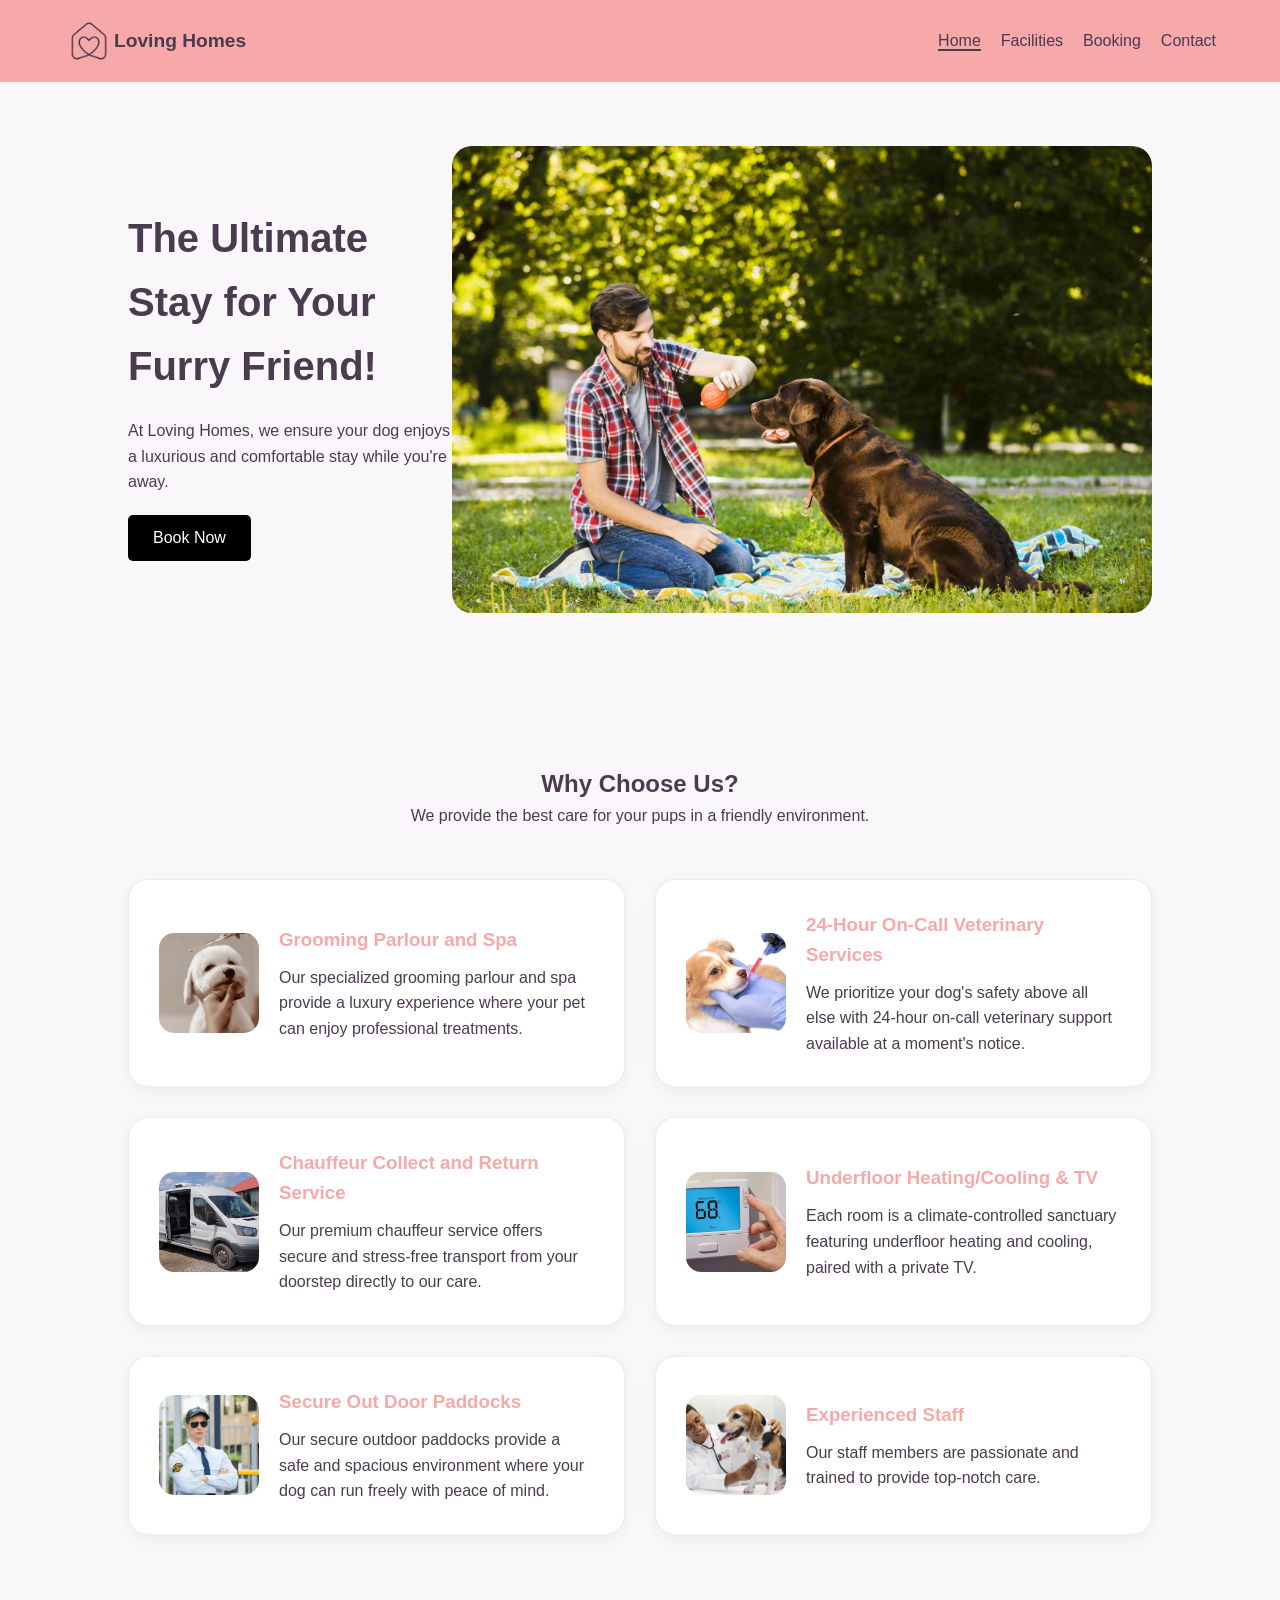
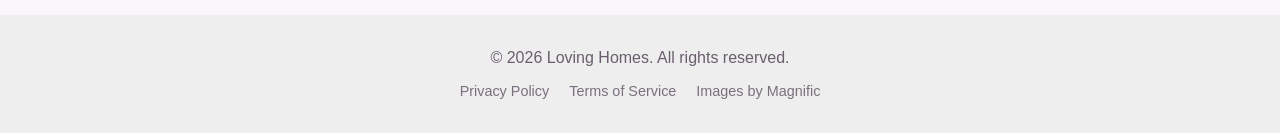
<file: index.html>
<!DOCTYPE html>
<html lang="en">
<head>
    <meta charset="UTF-8">
    <meta name="viewport" content="width=device-width, initial-scale=1.0">
    <meta name="description" content="Loving Homes offers luxury dog boarding in Hong Kong with 24-hour vet services, grooming spa, and climate-controlled rooms. Book your furry friend's stay today!">
    <meta property="og:title" content="Loving Homes | Dog Hotel Hong Kong">
    <meta property="og:image" content="Assets/Images/logo.png">
    <meta property="og:url" content="https://twinkletoezz.github.io/Loving-Test/">
    <meta property="og:description" content="Luxury boarding for your pets.">
    <title>Loving Homes | Dog Hotel Hong Kong</title>
    <link rel="stylesheet" href="style.css">
    <link rel="icon" type="image/x-icon" href="Assets/Images/logo.ico">
    <script type="application/ld+json">
    {
    "@context": "https://schema.org",
    "@type": "PetStore",
    "name": "Loving Homes",
    "description": "Luxury dog hotel and boarding in Hong Kong.",
    "address": {
        "@type": "PostalAddress",
        "addressLocality": "Hong Kong"
    },
    "priceRange": "$$"
    }
    </script>       
</head>
<body>

    <header>
        <nav class="navbar">
            <div class="logo">
                <img src="Assets/Images/logo.png" alt="Loving Homes Logo">
                <span>Loving Homes</span>
            </div>
            <ul class="nav-links">
                <li><a href="#" class="active">Home</a></li>
                <li><a href="facilities.html">Facilities</a></li>
                <li><a href="booking.html">Booking</a></li>
                <li><a href="contact.html">Contact</a></li>
        </nav>
    </header>

    <section class="hero">
        <div class="hero-content">
            <h1>The Ultimate Stay for Your Furry Friend!</h1>
            <p>At Loving Homes, we ensure your dog enjoys a luxurious and comfortable stay while you're away.</p>
            <a href="booking.html" class="btn">Book Now</a>
        </div>
        <div class="hero-image">
            <img src="Assets/Images/Hero.jpg" alt="Dog playing with ball">
        </div>
    </section>

    <section class="facilities">
        <h2>Why Choose Us?</h2>
        <p class="sub-text">We provide the best care for your pups in a friendly environment.</p>
        
        <div class="facility-grid">
            <div class="facility-card">
                <img src="Assets/Images/Grooming.png" alt="Grooming">
                <div>
                    <h3>Grooming Parlour and Spa</h3>
                    <p>Our specialized grooming parlour and spa provide a luxury experience where your pet can enjoy professional treatments.</p>
                </div>
            </div>

            <div class="facility-card">
                <img src="Assets/Images/Vet.jpg" alt="Vet Services">
                <div>
                    <h3>24-Hour On-Call Veterinary Services</h3>
                    <p>We prioritize your dog's safety above all else with 24-hour on-call veterinary support available at a moment's notice.</p>
                </div>
            </div>

            <div class="facility-card">
                <img src="Assets/Images/maxresdefault.jpg" alt="Chauffeur">
                <div>
                    <h3>Chauffeur Collect and Return Service</h3>
                    <p>Our premium chauffeur service offers secure and stress-free transport from your doorstep directly to our care.</p>
                </div>
            </div>

            <div class="facility-card">
                <img src="Assets/Images/Thermostat.jpg" alt="Underfloor heating">
                <div>
                    <h3>Underfloor Heating/Cooling & TV</h3>
                    <p>Each room is a climate-controlled sanctuary featuring underfloor heating and cooling, paired with a private TV.</p>
                </div>
            </div>

            <div class="facility-card">
                <img src="Assets/Images/Security.png" alt="Paddocks">
                <div>
                    <h3>Secure Out Door Paddocks</h3>
                    <p>Our secure outdoor paddocks provide a safe and spacious environment where your dog can run freely with peace of mind.</p>
                </div>
            </div>

            <div class="facility-card">
                <img src="Assets/Images/Team.jpg" alt="Staff">
                <div>
                    <h3>Experienced Staff</h3>
                    <p>Our staff members are passionate and trained to provide top-notch care.</p>
                </div>
            </div>
        </div>
    </section>

    <footer>
        <p>&copy; 2026 Loving Homes. All rights reserved.</p>
        <div class="footer-links">
            <a href="#">Privacy Policy</a>
            <a href="#">Terms of Service</a>
            <a href="https://www.magnific.com/">Images by Magnific</a>
        </div>
    </footer>
</body>
</html>
</file>
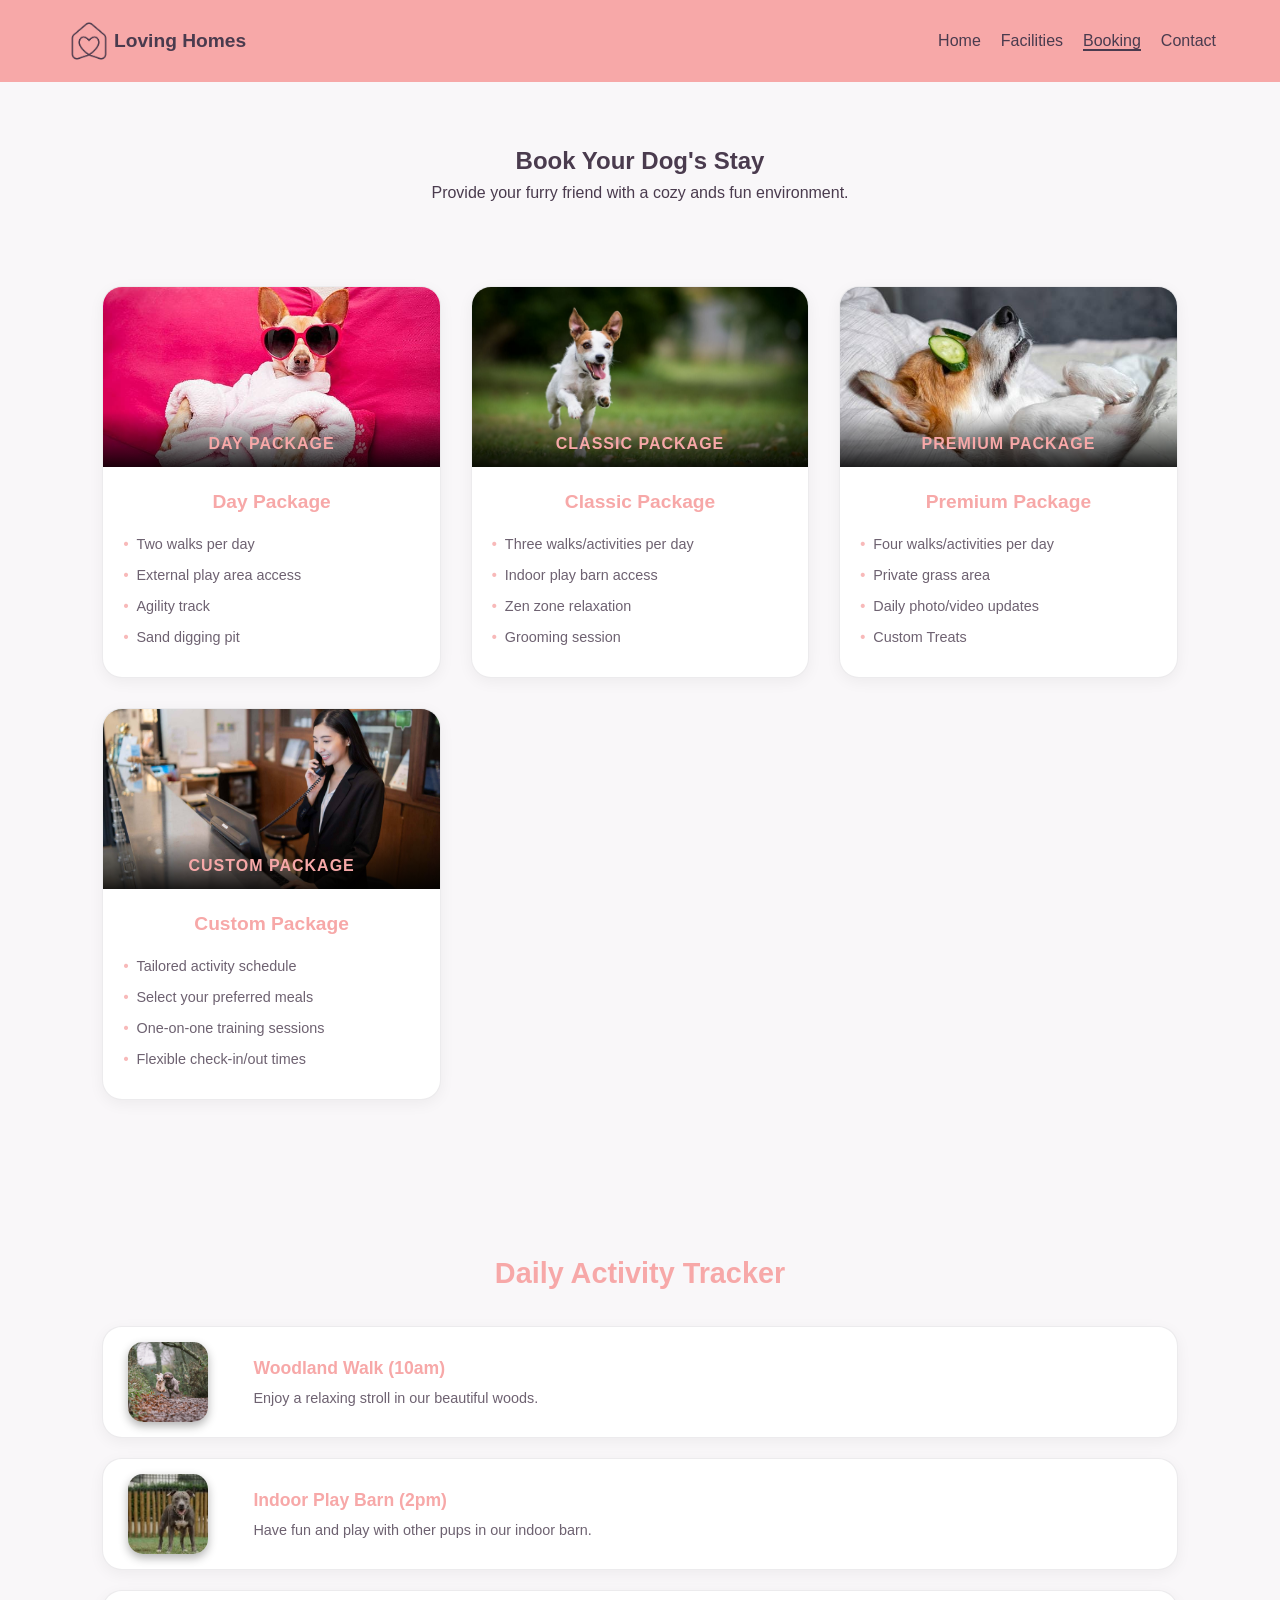
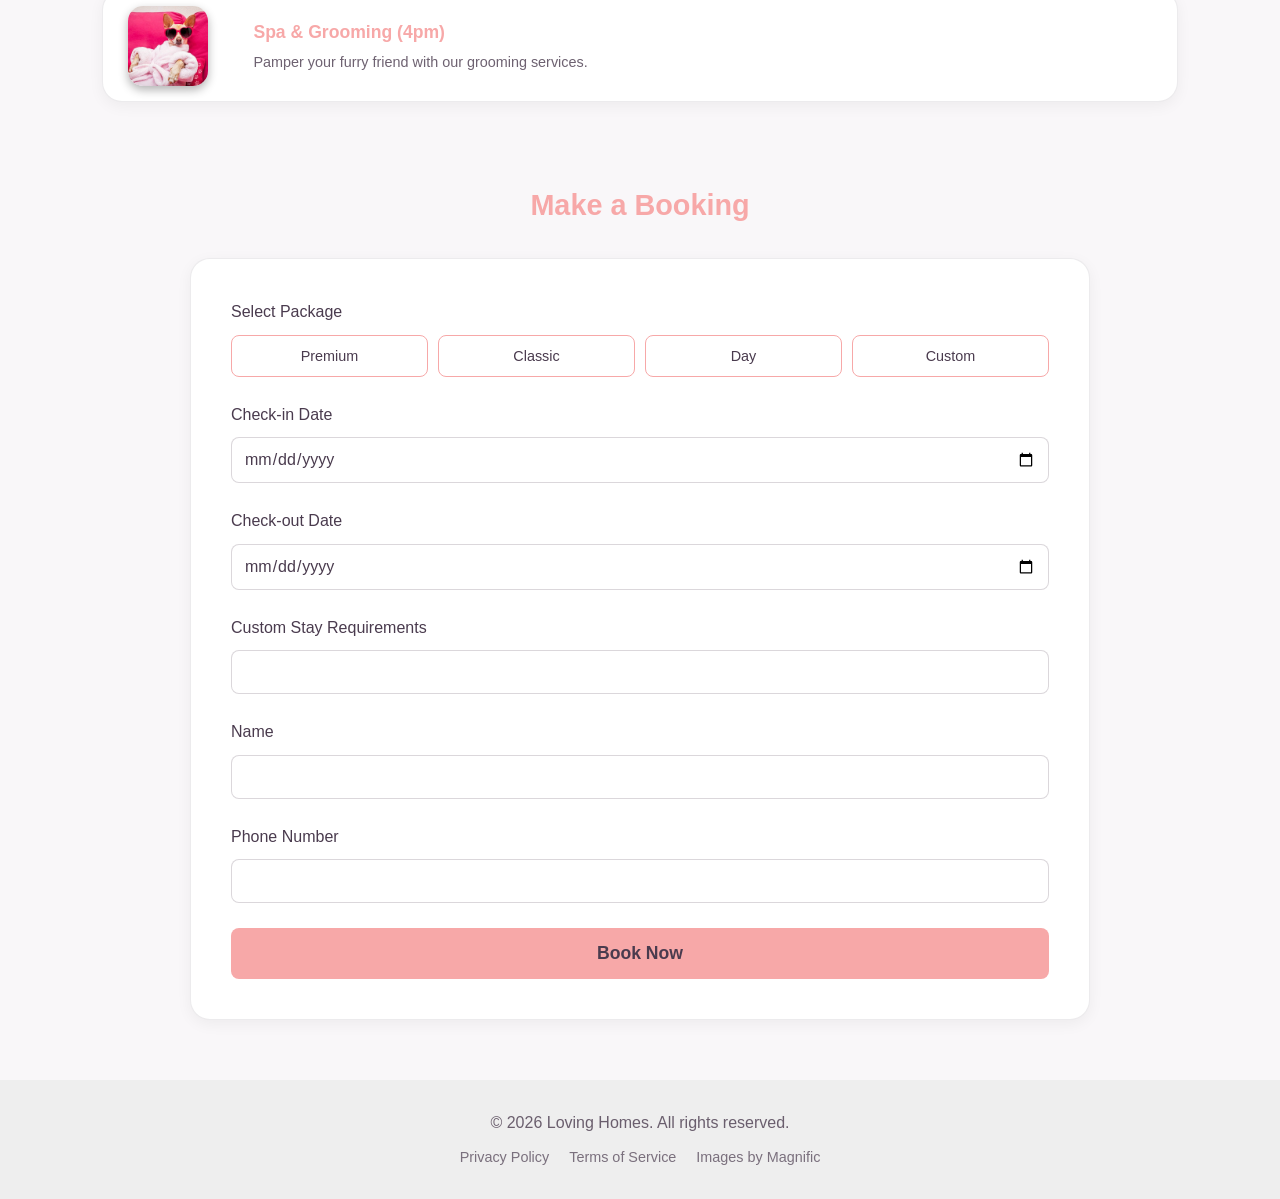
<file: booking.html>
<!DOCTYPE html>
<html lang="en">
<head>
    <meta charset="UTF-8">
    <meta name="viewport" content="width=device-width, initial-scale=1.0">
    <title>Book Your Stay | Loving Homes</title>
    <link rel="stylesheet" href="style.css">
</head>
<body>

    <header>
        <nav class="navbar">
            <div class="logo">
                <img src="Assets/Images/logo.png" alt="Loving Homes Logo">
                <span>Loving Homes</span>
            </div>
            <ul class="nav-links">
                <li><a href="index.html">Home</a></li>
                <li><a href="facilities.html">Facilities</a></li>
                <li><a href="#" class="active">Booking</a></li>
                <li><a href="contact.html">Contact</a></li>
            </ul>
        </nav>
    </header>

    <main class="booking-container">
        <section class="booking-header">
            <h1>Book Your Dog's Stay</h1>
            <p>Provide your furry friend with a cozy ands fun environment.</p>
        </section>

        

<section class="booking-packages">
    <div class="package-grid">
        
        <div class="p-card">
            <div class="p-img-header">
                <img src="Assets/Images/day.jpg" alt="Day Package">
                <div class="p-overlay">Day Package</div>
            </div>
            <div class="p-info">
                <h4>Day Package</h4>
                <ul>
                    <li>Two walks per day</li>
                    <li>External play area access</li>
                    <li>Agility track</li>
                    <li>Sand digging pit</li>
                </ul>
            </div>
        </div>
        

        <div class="p-card">
            <div class="p-img-header">
                <img src="Assets/Images/classic.jpg" alt="Classic Package">
                <div class="p-overlay">Classic Package</div>
            </div>
            <div class="p-info">
                <h4>Classic Package</h4>
                <ul>
                    <li>Three walks/activities per day</li>
                    <li>Indoor play barn access</li>
                    <li>Zen zone relaxation</li>
                    <li>Grooming session</li>
                </ul>
            </div>
        </div>

        <div class="p-card">
            <div class="p-img-header">
                <img src="Assets/Images/Premium.jpg" alt="Premium Package">
                <div class="p-overlay">Premium Package</div>
            </div>
            <div class="p-info">
                <h4>Premium Package</h4>
                <ul>
                    <li>Four walks/activities per day</li>
                    <li>Private grass area</li>
                    <li>Daily photo/video updates</li>
                    <li>Custom Treats</li>
                </ul>
            </div>
        </div>
        <div class="p-card">
    <div class="p-img-header">
        <img src="Assets/Images/worker.jpg" alt="Custom Package">
        <div class="p-overlay">Custom Package</div>
    </div>
    <div class="p-info">
        <h4>Custom Package</h4>
        <ul>
            <li>Tailored activity schedule</li>
            <li>Select your preferred meals</li>
            <li>One-on-one training sessions</li>
            <li>Flexible check-in/out times</li>
        </ul>
    </div>
</div>
    </div>
</section>

<section class="activity-tracker">
    <div class="section-title">
        <h2>Daily Activity Tracker</h2>
    </div>
    <div class="activity-list">
        <div class="activity-item">
            <div class="activity-img-wrapper">
                <img src="Assets/Images/Woodland walk.png" alt="Woodland Walk">
            </div>
            <div class="activity-text">
                <h3>Woodland Walk (10am)</h3>
                <p>Enjoy a relaxing stroll in our beautiful woods.</p>
            </div>
        </div>

        <div class="activity-item">
            <div class="activity-img-wrapper">
                <img src="Assets/Images/Fenced.jpeg" alt="Indoor Play Barn">
            </div>
            <div class="activity-text">
                <h3>Indoor Play Barn (2pm)</h3>
                <p>Have fun and play with other pups in our indoor barn.</p>
            </div>
        </div>

        <div class="activity-item">
            <div class="activity-img-wrapper">
                <img src="Assets/Images/day.jpg" alt="Spa and Grooming">
            </div>
            <div class="activity-text">
                <h3>Spa & Grooming (4pm)</h3>
                <p>Pamper your furry friend with our grooming services.</p>
            </div>
        </div>
    </div>
</section>

        <section class="make-booking">
            <div class="section-title">
                <h2>Make a Booking</h2>
            </div>
            <form class="booking-form">
            <div class="form-group">
                <label>Select Package</label>
                <div class="segmented-control" id="packageSelector">
                    <button type="button" class="package-btn" data-package="Premium">Premium</button>
                    <button type="button" class="package-btn" data-package="Classic">Classic</button>
                    <button type="button" class="package-btn" data-package="Day">Day</button>
                    <button type="button" class="package-btn" data-package="Custom">Custom</button>
                </div>
                <input type="hidden" name="selected_package" id="selectedPackageInput">
            </div>

            <div class="form-group">
                <label for="check-in">Check-in Date</label>
                <input type="date" id="check-in" class="date-picker">
            </div>

            <div class="form-group">
                <label for="check-out">Check-out Date</label>
                <input type="date" id="check-out" class="date-picker">
            </div>
            <div class="form-group">
                    <label for="needs">Custom Stay Requirements</label>
                    <input type="text" id="needs">
            </div>
            <div class="form-group">
                    <label for="needs">Name</label>
                    <input type="text" id="needs">
            </div>
            <div class="form-group">
                    <label for="needs">Phone Number</label>
                    <input type="tel" id="needs">
            </div>

                <button type="submit" class="submit-btn">Book Now</button>
            </form>
        </section>
    </main>

    <footer>
        <p>&copy; 2026 Loving Homes. All rights reserved.</p>
        <div class="footer-links">
            <a href="#">Privacy Policy</a>
            <a href="#">Terms of Service</a>
            <a href="https://www.magnific.com/">Images by Magnific</a>
        </div>
    </footer>
</body>
</html>
</file>
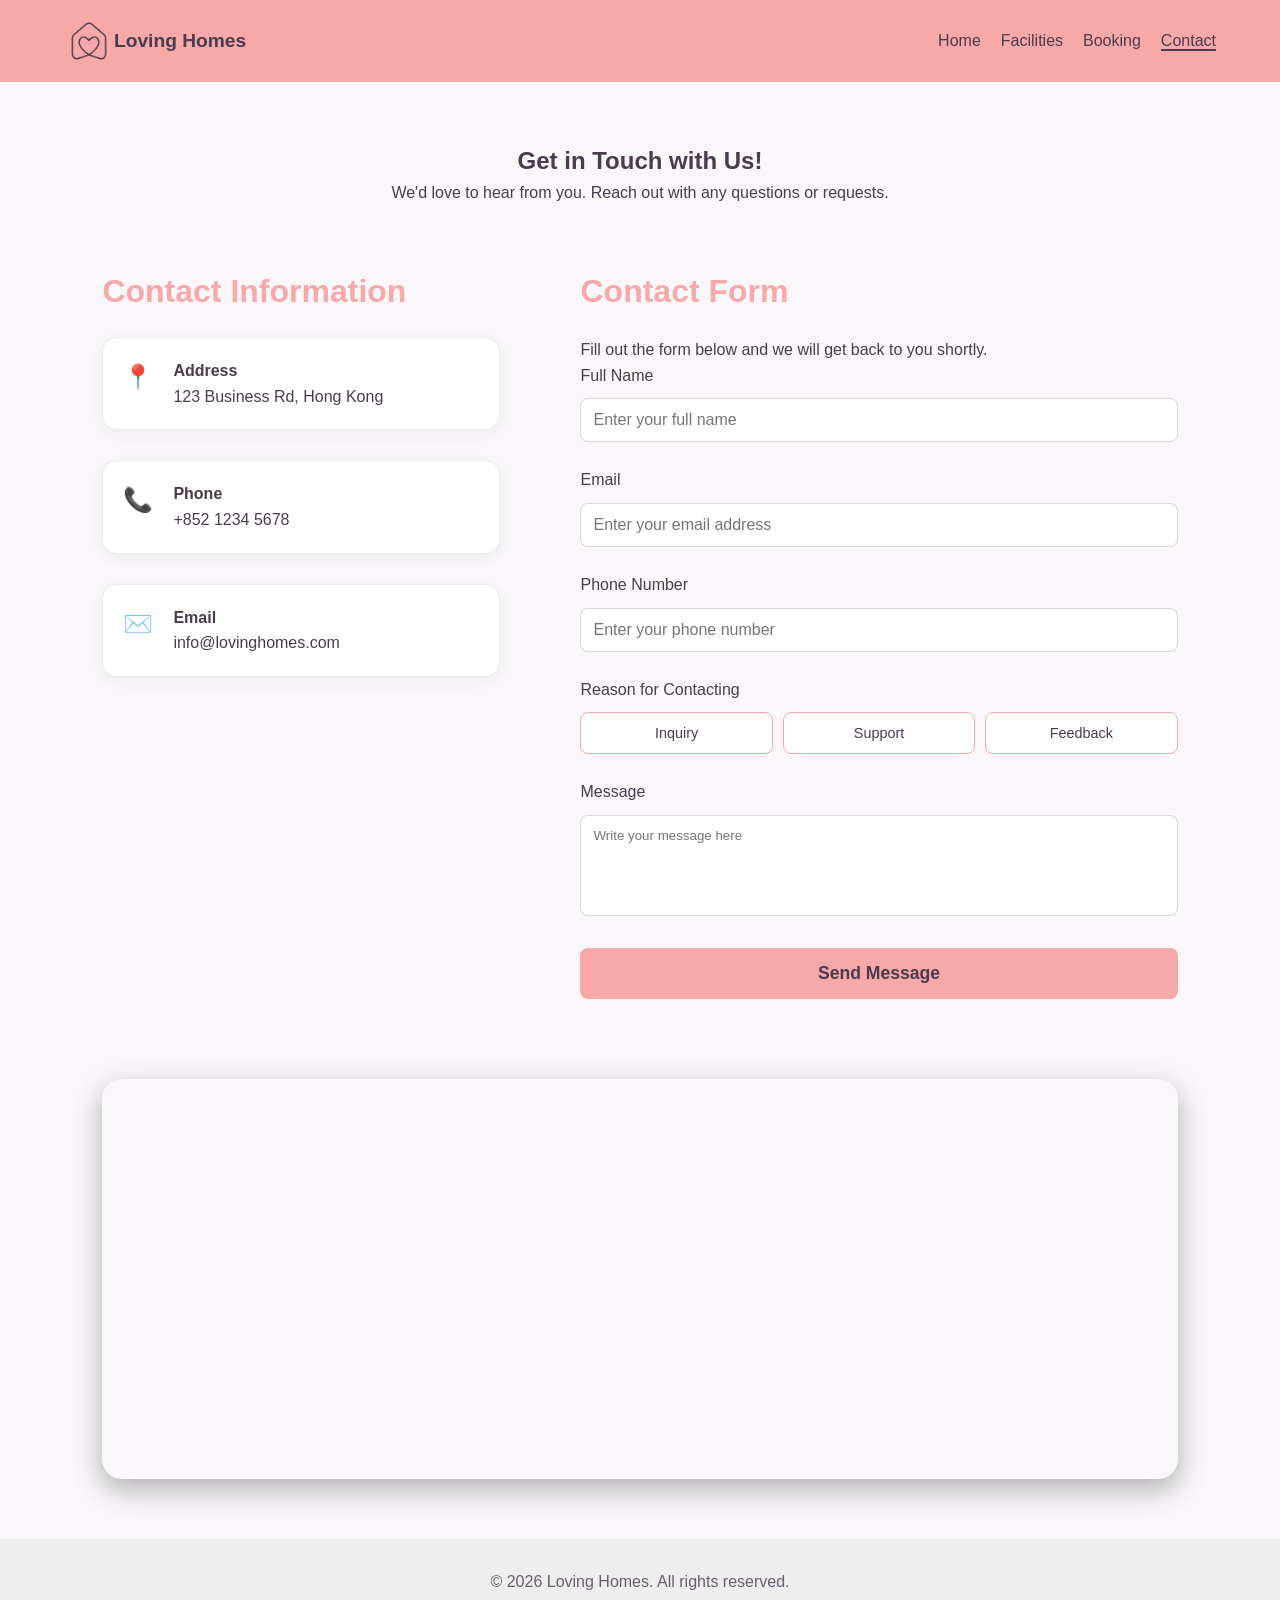
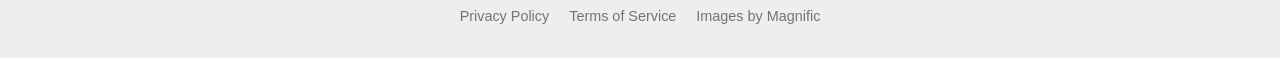
<file: contact.html>
<!DOCTYPE html>
<html lang="en">
<head>
    <meta charset="UTF-8">
    <meta name="viewport" content="width=device-width, initial-scale=1.0">
    <title>Contact Us | Loving Homes</title>
    <link rel="stylesheet" href="style.css">
</head>
<body>

    <header>
        <nav class="navbar">
            <div class="logo">
                <img src="Assets/Images/logo.png" alt="Loving Homes Logo">
                <span>Loving Homes</span>
            </div>
            <ul class="nav-links">
                <li><a href="index.html">Home</a></li>
                <li><a href="facilities.html">Facilities</a></li>
                <li><a href="booking.html">Booking</a></li>
                <li><a href="#" class="active">Contact</a></li>
            </ul>
        </nav>

    </header>

    <main class="contact-container">
        <section class="contact-header">
            <h1>Get in Touch with Us!</h1>
            <p>We'd love to hear from you. Reach out with any questions or requests.</p>
        </section>

        <div class="contact-grid">
            <section class="contact-info">
                <h2>Contact Information</h2>
                <div class="info-item">
                    <span class="icon">📍</span>
                    <div>
                        <strong>Address</strong>
                        <p>123 Business Rd, Hong Kong</p>
                    </div>
                </div>
                <div class="info-item">
                    <span class="icon">📞</span>
                    <div>
                        <strong>Phone</strong>
                        <p>+852 1234 5678</p>
                    </div>
                </div>
                <div class="info-item">
                    <span class="icon">✉️</span>
                    <div>
                        <strong>Email</strong>
                        <p>info@lovinghomes.com</p>
                    </div>
                </div>
            </section>

            <section class="contact-form-section">
                <h2>Contact Form</h2>
                <p>Fill out the form below and we will get back to you shortly.</p>
                
                <form class="contact-form">
                    <div class="form-group">
                        <label>Full Name</label>
                        <input type="text" placeholder="Enter your full name">
                    </div>
                    <div class="form-group">
                        <label>Email</label>
                        <input type="email" placeholder="Enter your email address">
                    </div>
                    <div class="form-group">
                        <label>Phone Number</label>
                        <input type="tel" placeholder="Enter your phone number">
                    </div>
                    <div class="form-group">
                        <label>Reason for Contacting</label>
                        <div class="segmented-control" id="contactReasonSelector">
                            <button type="button" class="package-btn" data-value="Inquiry">Inquiry</button>
                            <button type="button" class="package-btn" data-value="Support">Support</button>
                            <button type="button" class="package-btn" data-value="Feedback">Feedback</button>
                        </div>
                        <input type="hidden" name="contact_reason" id="selectedReasonInput">
                    </div>
                    <div class="form-group">
                        <label>Message</label>
                        <textarea placeholder="Write your message here" rows="5"></textarea>
                    </div>
                    <button type="submit" class="submit-btn">Send Message</button>
                </form>
            </section>
        </div>

        <section class="map-section">
            <div class="map-wrapper">
                <iframe 
                    width="100%" 
                    height="400" 
                    frameborder="0" 
                    scrolling="no" 
                    marginheight="0" 
                    marginwidth="0" 
                    src="https://maps.google.com/maps?width=100%25&amp;height=400&amp;hl=en&amp;q=Hong%20Kong+(Loving%20Homes%20Dog%20Hotel)&amp;t=&amp;z=14&amp;ie=UTF8&amp;iwloc=B&amp;output=embed">
                </iframe>
            </div>
        </section>
    </main>

    <footer>
        <p>&copy; 2026 Loving Homes. All rights reserved.</p>
        <div class="footer-links">
            <a href="#">Privacy Policy</a>
            <a href="#">Terms of Service</a>
            <a href="https://www.magnific.com/">Images by Magnific</a>
        </div>
    </footer>
</body>
</html>
</file>
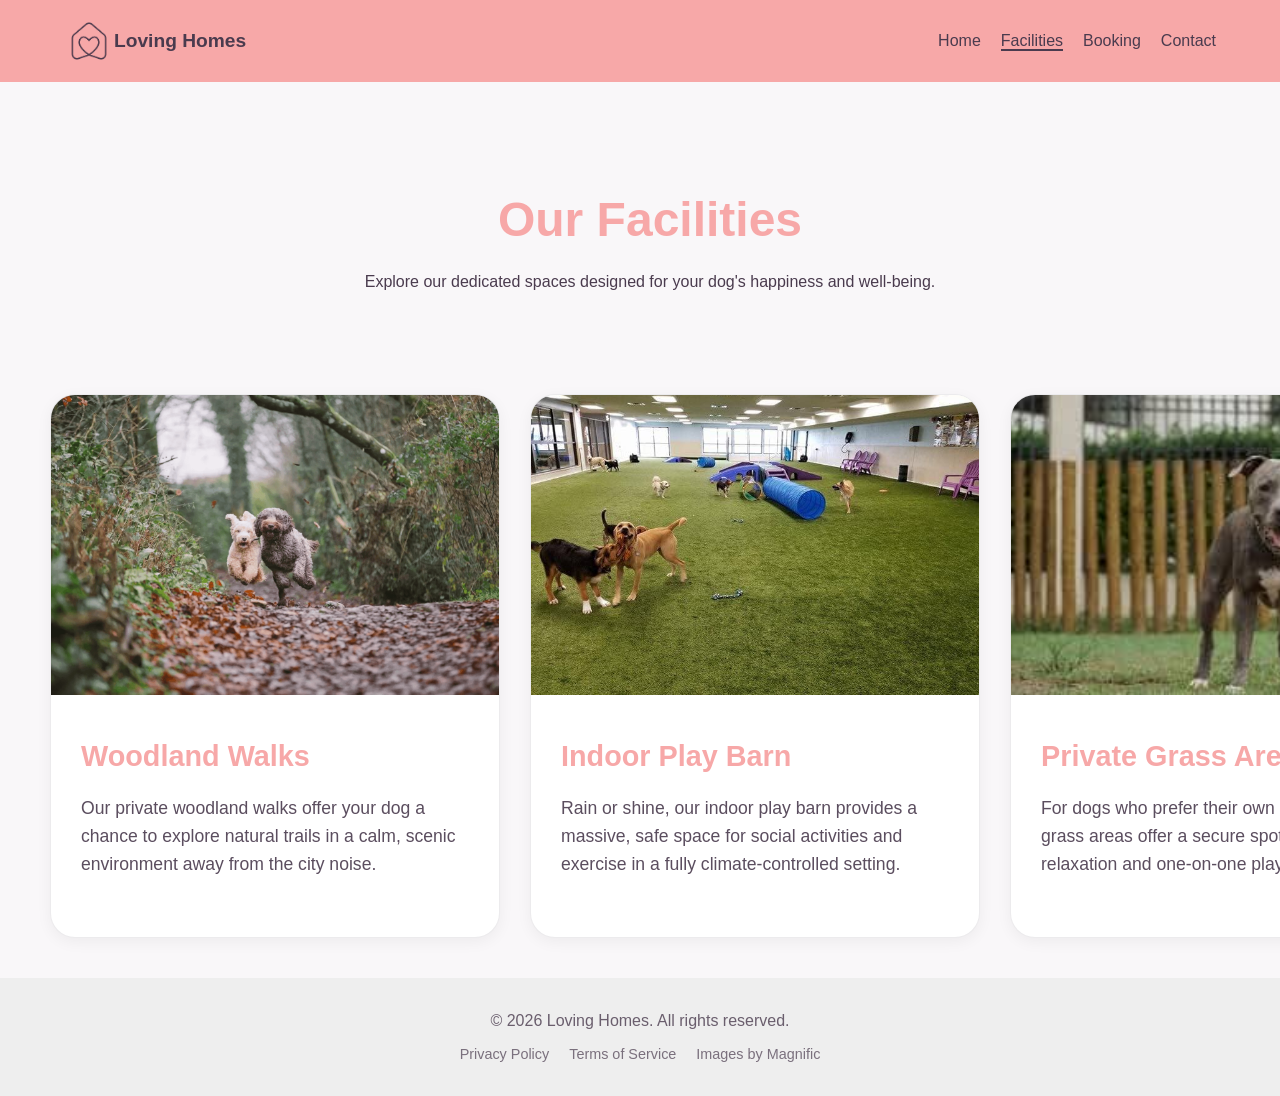
<file: facilities.html>
<!DOCTYPE html>
<html lang="en">
<head>
    <meta charset="UTF-8">
    <meta name="viewport" content="width=device-width, initial-scale=1.0">
    <title>Our Facilities | Loving Homes</title>
    <link rel="stylesheet" href="style.css">
</head>
<body>

    <header>
        <nav class="navbar">
            <div class="logo">
                <img src="Assets/Images/logo.png" alt="Loving Homes Logo">
                <span>Loving Homes</span>
            </div>
            <ul class="nav-links">
                <li><a href="index.html">Home</a></li>
                <li><a href="#" class="active">Facilities</a></li>
                <li><a href="booking.html">Booking</a></li>
                <li><a href="contact.html">Contact</a></li>
            </ul>
        </nav>
    </header>

<main class="facilities-page">
    <section class="facilities-header">
        <h1>Our Facilities</h1>
        <p>Explore our dedicated spaces designed for your dog's happiness and well-being.</p>
    </section>

    <div class="carousel-container">
        <div class="carousel-slider">
            
            <div class="facility-slide">
                <img src="Assets/Images/Woodland walk.png" alt="Woodland Walks">
                <div class="slide-content">
                    <h2>Woodland Walks</h2>
                    <p>Our private woodland walks offer your dog a chance to explore natural trails in a calm, scenic environment away from the city noise.</p>
                </div>
            </div>

            <div class="facility-slide">
                <img src="Assets/Images/Indoorplay.jpg" alt="Indoor Play Barn">
                <div class="slide-content">
                    <h2>Indoor Play Barn</h2>
                    <p>Rain or shine, our indoor play barn provides a massive, safe space for social activities and exercise in a fully climate-controlled setting.</p>
                </div>
            </div>

            <div class="facility-slide">
                <img src="Assets/Images/Fenced.jpeg" alt="Private Grass Areas">
                <div class="slide-content">
                    <h2>Private Grass Areas</h2>
                    <p>For dogs who prefer their own space, our private grass areas offer a secure spot for quiet relaxation and one-on-one play.</p>
                </div>
            </div>

            <div class="facility-slide">
                <img src="Assets/Images/Security-Cameras.jpg" alt="Pet Watch">
                <div class="slide-content">
                    <h2>Pet Watch</h2>
                    <p>Our Pet Watch hub is the heart of our safety operations, where trained staff monitor all areas of the hotel 24/7 to ensure every guest is safe and comfortable.</p>
                </div>
            </div>

        </div>
    </div>
</main>

    <footer>
        <p>&copy; 2026 Loving Homes. All rights reserved.</p>
        <div class="footer-links">
            <a href="#">Privacy Policy</a>
            <a href="#">Terms of Service</a>
            <a href="https://www.magnific.com/">Images by Magnific</a>
        </div>
    </footer>
</body>
</html>
</file>
<file: style.css>
* {
    margin: 0;
    padding: 0;
    box-sizing: border-box;
    font-family: 'Segoe UI', Tahoma, Geneva, Verdana, sans-serif;
}

body {
    background-color: #4a3b4e;
    color: white;
    line-height: 1.6;
}

/* Navbar */
header {
    background-color: #f7a8a8; 
    padding: 1rem 5%;
}

.navbar {
    display: flex;
    justify-content: space-between;
    align-items: center;
}

.logo {
    display: flex;
    align-items: center;
    color: #4a3b4e;
    font-weight: bold;
    font-size: 1.2rem;

}
.logo img{
    width: 50px;
}

.nav-links {
    list-style: none;
    display: flex;
}

.nav-links li {
    margin-left: 20px;
}

.nav-links a {
    text-decoration: none;
    color: #4a3b4e;
    font-weight: 500;
}

.nav-links a.active {
    border-bottom: 2px solid #4a3b4e; /* Active state marking */
}

/* Hero Section */
.hero {
    display: flex;
    padding: 5% 10%;
    align-items: center;
    justify-content: space-between;
}

.hero-content {
    max-width: 50%;
}

.hero-content h1 {
    font-size: 2.5rem;
    margin-bottom: 20px;
}

.hero-image img {
    width: 700px;
    border-radius: 20px;
}

.btn {
    display: inline-block;
    background-color: black;
    color: white;
    padding: 10px 25px;
    text-decoration: none;
    border-radius: 5px;
    margin-top: 20px;
}

/*  Facilities Carousel Styles  */
.facilities-page {
    padding-top: 100px; 
    background-color: #4a3b4e; 
    color: white;
}
.facilities-header {
    display: flex;
    flex-direction: column; 
    align-items: center;  
    justify-content: center;
    text-align: center;     
    margin-bottom: 50px;
    width: 100%;           
}

.facilities-header h1 {
    font-size: 3rem;
    color: #f7a8a8;
    margin-bottom: 10px;
}

.facilities-header p {
    max-width: 600px; 
}


.carousel-slider {
    display: flex;
    overflow-x: auto;
    scroll-snap-type: x mandatory; 
    scroll-behavior: smooth;
    gap: 30px;
    padding: 20px 50px 40px; 
    scrollbar-width: thin; 
    scrollbar-color: #f7a8a8 transparent;
}

.carousel-slider::-webkit-scrollbar {
    height: 8px;
}

.carousel-slider::-webkit-scrollbar-thumb {
    background: #f7a8a8;
    border-radius: 10px;
}

/*  Individual Slide Styling  */
.facility-slide {
    flex: 0 0 450px;
    scroll-snap-align: center; 
    background: rgba(255, 255, 255, 0.05);
    border-radius: 25px;
    overflow: hidden;
    transition: transform 0.3s ease, background 0.3s ease;
}

.facility-slide:hover {
    transform: translateY(-10px);
    background: rgba(255, 255, 255, 0.1);
}

.facility-slide img {
    width: 100%;
    height: 300px;
    object-fit: cover;
}

.slide-content {
    padding: 30px;
}

.slide-content h2 {
    color: #f7a8a8;
    margin-bottom: 15px;
    font-size: 1.8rem;
}

.slide-content p {
    font-size: 1.1rem;
    line-height: 1.6;
    opacity: 0.9;
}

.scroll-hint {
    text-align: center;
    color: #f7a8a8;
    margin-top: 10px;
    font-style: italic;
    font-size: 1rem;
}

/* Mobile Responsiveness */
@media (max-width: 768px) {
    .facility-slide {
        flex: 0 0 85%;
    }
    .carousel-slider {
        padding: 20px;
    }
}

.facilities {
    padding: 80px 10%;
    text-align: center;
}

.facility-grid {
    display: grid;
    grid-template-columns: repeat(2, 1fr); 
    gap: 30px;
    margin-top: 50px;
}

.facility-card {
    background-color: rgba(255, 255, 255, 0.05);
    padding: 30px;
    border-radius: 20px;
    display: flex;
    align-items: center;
    text-align: left;
    transition: transform 0.3s ease;
}

.facility-card:hover {
    transform: translateY(-5px);
    background-color: rgba(255, 255, 255, 0.1);
}

.facility-card img {
    width: 100px;
    height: 100px;
    object-fit: cover;
    border-radius: 15px;
    margin-right: 20px;
}

.facility-card h3 {
    color: #f7a8a8;
    margin-bottom: 10px;
}
.facilities-container {
    padding: 60px 8%; 
    max-width: 1600px; 
    margin: 0 auto;
}

.facilities-header {
    text-align: left; 
    margin-bottom: 80px;
    padding-left: 20px;
}


.facility-row {
    display: flex;
    align-items: flex-start;
    justify-content: flex-start;
    gap: 100px;          
    margin-bottom: 120px; 
    padding: 0 20px;
}

.facility-row.reverse {
    flex-direction: row-reverse;
}


.facility-image {
    flex: 0 0 550px;   
}

.facility-image img {
    width: 100%;
    height: 450px;       
    object-fit: cover;
    border-radius: 30px; 
    box-shadow: 0 10px 30px rgba(0,0,0,0.2);
}

.facility-info {
    flex: 1;
    max-width: 650px;    
}

.facility-info h2 {
    font-size: 3rem;     
    margin-bottom: 20px;
    color: #f7a8a8;    
}

.facility-info p {
    font-size: 1.2rem;
    line-height: 1.6;
    margin-bottom: 30px;
    opacity: 0.9;
}


.sub-facility {
    background: rgba(255, 255, 255, 0.05);
    padding: 25px;
    border-radius: 20px;
    display: inline-block; 
    width: 350px;
}

.sub-facility .label {
    display: block;
    font-weight: bold;
    margin-bottom: 15px;
    text-align: center;
}

.sub-facility img {
    width: 100%;
    height: 180px;
    object-fit: cover;
    border-radius: 15px;
}



/* Booking Page Layout */
.booking-header {
    width: 100%;
    text-align: center;
    margin-bottom: 0px;
}
.booking-container {
    padding: 60px 8%; 
    max-width: 1400px;
    margin: 0 auto;
    display: flex;
    flex-direction: column;
    gap: 60px;
}

/* Activity Tracker Styling */
.activity-list {
    display: flex;
    flex-direction: column;
    gap: 20px;
}

.activity-item {
    display: flex;
    align-items: center;
    background: rgba(255, 255, 255, 0.05);
    padding: 20px;
    border-radius: 15px;
    gap: 20px;
    transition: 0.3s;
}

.activity-item .placeholder-img {
    width: 80px;
    height: 80px;
    background: #666; 
    border-radius: 10px;
    flex-shrink: 0;
}


.package-grid {
    display: grid;
    grid-template-columns: repeat(3, 1fr);
    gap: 20px;
}

.p-card {
    background: rgba(255, 255, 255, 0.1);
    border-radius: 15px;
    overflow: hidden;
    text-align: center;
}

.p-img {
    height: 120px;
    background: #888;
    display: flex;
    align-items: center;
    justify-content: center;
}

/* Booking Form*/
.section-title {
    text-align: center; 
    margin-bottom: 30px;
}

.booking-form {
    max-width: 900px;
    width: 100%; /* Ensures it doesn't collapse */
    background: rgba(255, 255, 255, 0.05);
    padding: 40px;
    border-radius: 20px;
    display: block; 
    margin: 0 auto !important; 
}

.form-group {
    margin-bottom: 25px;
}

.form-group label {
    display: block;
    margin-bottom: 10px;
    font-weight: 500;
}

.form-group input {
    width: 100%;
    padding: 12px;
    border-radius: 8px;
    border: none;
    font-size: 1rem;
}



/* The Submit Button */

.submit-btn {
    width: 100%;
    padding: 15px;
    background-color: #f7a8a8; 
    color: #4a3b4e;
    border: none;
    border-radius: 8px;
    font-weight: bold;
    font-size: 1.1rem;
    cursor: pointer;
    transition: background 0.3s;
}

.submit-btn:hover {
    background-color: #ffffff;
}

/* Contact Page Specifics */
.contact-container {
    padding: 60px 8%;
    max-width: 1600px;
    margin: 0 auto;
}

.contact-header {
    text-align: center;
    margin-bottom: 60px;
}

.contact-grid {
    display: grid;
    grid-template-columns: 1fr 1.5fr; 
    gap: 80px;
    margin-bottom: 80px;
}

.contact-info h2, .contact-form-section h2 {
    font-size: 2rem;
    margin-bottom: 20px;
    color: #f7a8a8;
}

.info-item {
    display: flex;
    align-items: flex-start;
    gap: 20px;
    margin-bottom: 30px;
    background: rgba(255, 255, 255, 0.05);
    padding: 20px;
    border-radius: 15px;
}

.info-item .icon {
    font-size: 1.5rem;
}


.contact-form textarea {
    width: 100%;
    padding: 12px;
    border-radius: 8px;
    border: none;
    font-family: inherit;
    resize: none;
}


.map-section {
    width: 100%;
    border-radius: 20px;
    overflow: hidden;
    box-shadow: 0 10px 30px rgba(0,0,0,0.3);
    margin-top: 40px;
}

.map-wrapper iframe {
    filter: grayscale(1) invert(0.9) contrast(1.2); 
    display: block;
}


.segmented-control {
    display: flex;
    gap: 10px;
    margin-top: 10px;
}

.package-btn {
    flex: 1;
    padding: 12px 20px;
    background-color: rgba(255, 255, 255, 0.1);
    color: white;
    border: 1px solid rgba(255, 255, 255, 0.2);
    border-radius: 8px;
    cursor: pointer;
    font-size: 0.9rem;
    font-weight: 500;
    transition: all 0.3s ease;
}

/* Hover State */
.package-btn:hover {
    background-color: rgba(255, 255, 255, 0.2);
    border-color: #f7a8a8;
}


.package-btn.active {
    background-color: #f7a8a8; 
    color: #4a3b4e;            
    border-color: #f7a8a8;
    font-weight: bold;
    box-shadow: 0 4px 10px rgba(247, 168, 168, 0.3);
}


.package-btn:focus {
    outline: 2px solid #f7a8a8;
    outline-offset: 2px;
}

@media (max-width: 820px) {

    .navbar {
        flex-direction: column;
        gap: 15px;
        text-align: center;
    }

    .nav-links {
        padding: 0;
    }

    .nav-links li {
        margin: 0 10px; 
    }

    .hero {
        flex-direction: column-reverse; 
        text-align: center;
    }
    .hero-image img{
        width: 365px;
    }
    .hero-content {
        max-width: 100%;
        margin-top: 30px;
    }

    .hero-content h1 {
        font-size: 2rem;
    }

    .facility-grid {
        grid-template-columns: 1fr; 
        gap: 20px;
    }

    .facility-card {
        flex-direction: column;
        text-align: center;
        padding: 20px;
    }

    .facility-card img {
        margin-right: 0;
        margin-bottom: 15px;
    }

 
    .facilities, .facilities-container, .contact-container, .booking-container {
        padding: 5%;
    }
}

@media (max-width: 768px) {
    
    .facilities-container {
        padding: 40px 5%;
    }

    .facilities-header {
        text-align: center;
        padding-left: 0;
        margin-bottom: 50px;
    }

    .facilities-header h1 {
        font-size: 2.2rem;
    }

    .facility-row, 
    .facility-row.reverse {
        flex-direction: column; 
        gap: 30px;
        margin-bottom: 80px;
        text-align: center;
    }

    .facility-image {
        flex: 0 0 auto;
        width: 100%;
        max-width: 100%;
    }

    .facility-image img {
        height: 300px; 
        border-radius: 20px;
    }

    .facility-info {
        max-width: 100%;
    }

    .facility-info h2 {
        font-size: 1.8rem;
        margin-bottom: 15px;
    }


    .sub-facility {
        width: 100%;
        max-width: 320px;
        margin: 0 auto;
        padding: 15px;
    }

    .sub-facility img {
        height: 140px;
    }
}

/*  CONTACT PAGE MOBILE OVERRIDES  */
@media (max-width: 768px) {
    
    .contact-container {
        padding: 40px 5%;
    }

    .contact-header h1 {
        font-size: 2rem;
    }

    .contact-grid {
        grid-template-columns: 1fr; 
        gap: 40px;
        margin-bottom: 50px;
    }

    .contact-info {
        order: 2; 
        text-align: center;
    }

    .info-item {
        flex-direction: column; 
        align-items: center;
        text-align: center;
        gap: 10px;
    }

    .contact-form-section {
        order: 1; 
    }

    
    .segmented-control {
        flex-direction: column; 
        gap: 10px;
    }

    .package-btn {
        width: 100%; 
        padding: 15px;
    }


    .map-section {
        margin-top: 20px;
        height: 300px; 
    }

    .map-wrapper iframe {
        height: 300px;
    }
}

/*  BOOKING PAGE MOBILE OVERRIDES  */
@media (max-width: 768px) {

    .booking-container {
        padding: 40px 5%;
        gap: 40px;
    }


    .activity-item {
        flex-direction: column;
        text-align: center;
        padding: 25px;
    }

    .activity-item .placeholder-img {
        width: 120px;
        height: 120px;
        margin-bottom: 15px;
    }


    .package-grid {
        grid-template-columns: 1fr; 
        gap: 25px;
    }

    .p-card {
        max-width: 400px;
        margin: 0 auto;
        width: 100%;
    }


    .booking-form {
        max-width: 100%;
        padding: 30px 20px;
        margin-left: 0; 
    }


    .segmented-control {
        flex-direction: column;
        gap: 12px;
    }

    .package-btn {
        width: 100%;
        padding: 18px; 
        font-size: 1rem;
    }

    .submit-btn {
        padding: 20px;
        font-size: 1.2rem;
    }
}

/*  Package Grid Styling  */
.package-grid {
    display: grid;
    grid-template-columns: repeat(3, 1fr);
    gap: 30px;
    padding: 20px 0;
}


.p-card {
    background: rgba(255, 255, 255, 0.05);
    border-radius: 20px;
    overflow: hidden; 
    transition: transform 0.3s ease, box-shadow 0.3s ease;
    border: 1px solid rgba(255, 255, 255, 0.1);
}

.p-card:hover {
    transform: translateY(-10px);
    box-shadow: 0 15px 30px rgba(0, 0, 0, 0.4);
}

.p-img-header {
    position: relative;
    width: 100%;
    height: 180px; 
}

.p-img-header img {
    width: 100%;
    height: 100%;
    object-fit: cover;
    display: block;
}

.p-overlay {
    position: absolute;
    bottom: 0;
    left: 0;
    right: 0;
    padding: 20px 15px 10px;
    background: linear-gradient(transparent, rgba(0, 0, 0, 0.85));
    color: #f7a8a8; 
    font-weight: bold;
    font-size: 1rem;
    text-transform: uppercase;
    letter-spacing: 1px;
}

/* Package Info List */
.p-info {
    padding: 20px;
}

.p-info h4 {
    margin-bottom: 15px;
    color: #f7a8a8;
    font-size: 1.2rem;
}

.p-info ul {
    list-style: none; 
    padding: 0;
}

.p-info li {
    font-size: 0.9rem;
    margin-bottom: 8px;
    opacity: 0.8;
    display: flex;
    align-items: center;
}


.p-info li::before {
    content: "•";
    color: #f7a8a8;
    margin-right: 8px;
    font-weight: bold;
}

@media (max-width: 900px) {
    .package-grid {
        grid-template-columns: 1fr;
    }
}

/*  Activity Tracker Styles  */
.activity-tracker {
    margin-top: 50px;
    padding: 20px 0;
}

.section-title h2 {
    color: #f7a8a8;
    margin-bottom: 30px;
    font-size: 1.8rem;
}

.activity-list {
    display: flex;
    flex-direction: column;
    gap: 20px;
}

.activity-item {
    display: flex;
    align-items: center;
    background: rgba(255, 255, 255, 0.05);
    padding: 15px 25px;
    border-radius: 20px;
    border: 1px solid rgba(255, 255, 255, 0.1);
    transition: all 0.3s ease;
}

.activity-item:hover {
    background: rgba(255, 255, 255, 0.1);
    transform: translateX(10px); 
    border-color: #f7a8a8;
}


.activity-img-wrapper {
    width: 80px;
    height: 80px;
    flex-shrink: 0; 
    margin-right: 25px;
    overflow: hidden;
    border-radius: 15px; 
    box-shadow: 0 4px 10px rgba(0,0,0,0.3);
}

.activity-img-wrapper img {
    width: 100%;
    height: 100%;
    object-fit: cover; 
}

.activity-text h3 {
    color: #f7a8a8;
    font-size: 1.1rem;
    margin-bottom: 5px;
}

.activity-text p {
    font-size: 0.9rem;
    opacity: 0.8;
}

/* Mobile View for Tracker */
@media (max-width: 768px) {
    .activity-item {
        flex-direction: row; 
        padding: 15px;
    }
    
    .activity-img-wrapper {
        width: 60px;
        height: 60px;
        margin-right: 15px;
    }
}

footer{
background-color: rgba(0, 0, 0, 0.2); 
    padding: 30px 5%;
    text-align: center;
    color: white;
}

footer p {
    margin-bottom: 10px;
    opacity: 0.8;
}

.footer-links {
    display: flex;
    justify-content: center;
    gap: 20px;
}

.footer-links a {
    color: white;           
    text-decoration: none;  
    font-size: 0.9rem;
    opacity: 0.7;           
    transition: opacity 0.3s ease;
}


.footer-links a:hover {
    opacity: 1;
    color: #f7a8a8;        
}

/*Automatic Light Mode Detection*/
@media (prefers-color-scheme: light) {
    body {
        background-color: #f9f7f9; 
        color: #4a3b4e
    }

    .facilities-page,
    .facilities-container,
    .booking-container,
    .contact-container {
        background-color: #f9f7f9;
        color: #4a3b4e;
    }

    /* Cards & Components */
    .facility-slide,
    .facility-card,
    .sub-facility,
    .activity-item,
    .p-card,
    .booking-form,
    .info-item {
        background: #ffffff; 
        border: 1px solid rgba(74, 59, 78, 0.1);
        box-shadow: 0 4px 15px rgba(0, 0, 0, 0.05);
        color: #4a3b4e;
    }

    /* Interactive Hover States */
    .facility-slide:hover,
    .activity-item:hover,
    .p-card:hover {
        background: #fffafa;
        border-color: #f7a8a8;
    }

    /* Form Fields */
    .form-group input,
    .contact-form textarea {
        background-color: #ffffff;
        border: 1px solid rgba(74, 59, 78, 0.2);
        color: #4a3b4e;
    }

    /* Package Buttons */
    .package-btn {
        background-color: #ffffff;
        color: #4a3b4e;
        border: 1px solid #f7a8a8;
    }

    .package-btn.active {
        background-color: #f7a8a8;
        color: #4a3b4e;
    }

    /* Map and Footer */
    .map-wrapper iframe {
        filter: none; /* Remove the dark inversion */
    }

    footer {
        background-color: #eee;
        color: #4a3b4e;
    }

    .footer-links a {
        color: #4a3b4e;
    }
}
</file>
